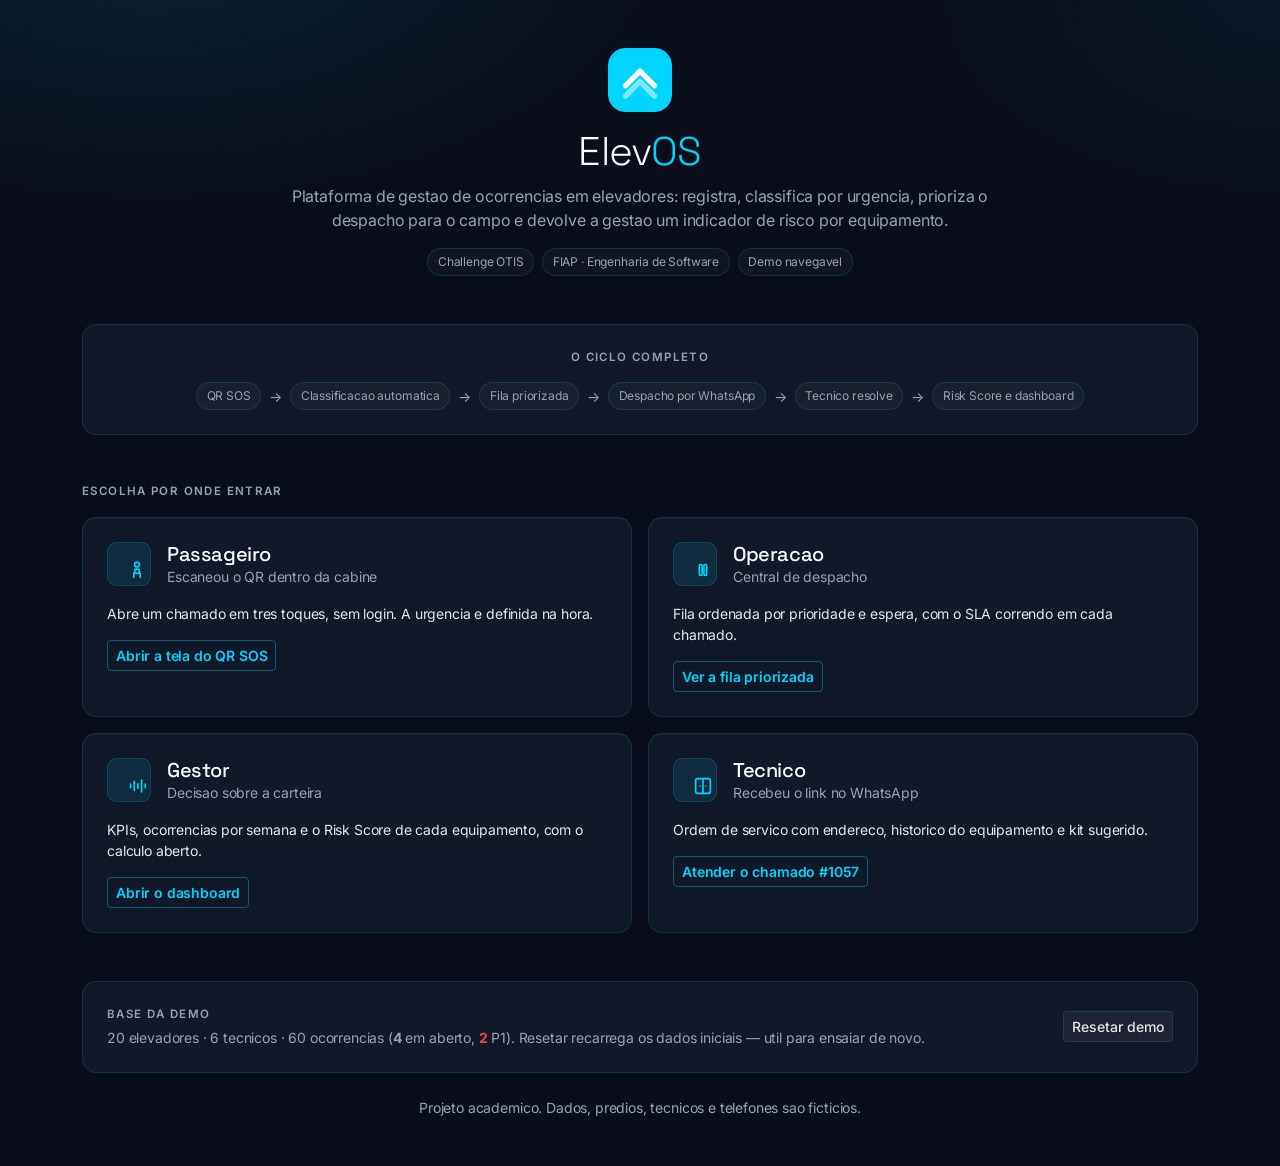
<file: index.html>
<!DOCTYPE html>
<html lang="pt-BR" data-bs-theme="dark">
<head>
  <meta charset="UTF-8">
  <meta name="viewport" content="width=device-width, initial-scale=1">
  <title>ElevOS — gestao de ocorrencias em elevadores</title>
  <link rel="preconnect" href="https://fonts.googleapis.com">
  <link rel="preconnect" href="https://fonts.gstatic.com" crossorigin>
  <link href="https://fonts.googleapis.com/css2?family=Space+Grotesk:wght@500;600;700&family=Inter:wght@400;500;600&family=JetBrains+Mono:wght@400;600;700&display=swap" rel="stylesheet">
  <link href="https://cdn.jsdelivr.net/npm/bootstrap@5.3.3/dist/css/bootstrap.min.css" rel="stylesheet">
  <link href="css/elevos.css" rel="stylesheet">
</head>
<body>

<main class="container py-5">

  <!-- cabecalho -->
  <div class="text-center mb-5">
    <div class="d-flex justify-content-center mb-3" id="logo"></div>
    <h1 class="display-6 mb-2">Elev<span class="marca-os">OS</span></h1>
    <p class="texto-fraco mb-3 col-12 col-md-8 mx-auto">
      Plataforma de gestao de ocorrencias em elevadores: registra, classifica por urgencia,
      prioriza o despacho para o campo e devolve a gestao um indicador de risco por equipamento.
    </p>
    <div class="d-flex justify-content-center flex-wrap gap-2">
      <span class="pill-info">Challenge OTIS</span>
      <span class="pill-info">FIAP &middot; Engenharia de Software</span>
      <span class="pill-info">Demo navegavel</span>
    </div>
  </div>

  <!-- fluxo -->
  <div class="painel p-3 p-md-4 mb-5">
    <p class="rotulo-secao text-center mb-3">O ciclo completo</p>
    <div class="d-flex flex-wrap justify-content-center align-items-center gap-2 small" id="fluxo"></div>
  </div>

  <!-- perfis -->
  <p class="rotulo-secao mb-3">Escolha por onde entrar</p>
  <div class="row g-3 mb-5" id="perfis"></div>

  <!-- estado atual da base -->
  <div class="painel p-3 p-md-4 mb-4">
    <div class="d-flex flex-wrap align-items-center justify-content-between gap-3">
      <div>
        <p class="rotulo-secao mb-1">Base da demo</p>
        <p class="small texto-fraco mb-0" id="estadoBase"></p>
      </div>
      <button class="btn btn-suave btn-sm" id="btnResetar">Resetar demo</button>
    </div>
  </div>

  <p class="text-center texto-fraco small mb-0">
    Projeto academico. Dados, predios, tecnicos e telefones sao ficticios.
  </p>

</main>

<script src="https://cdn.jsdelivr.net/npm/bootstrap@5.3.3/dist/js/bootstrap.bundle.min.js"></script>
<script src="js/regras.js"></script>
<script src="js/seed.js"></script>
<script src="js/store.js"></script>
<script src="js/ui.js"></script>
<script>
Store.init();
$("#logo").innerHTML = logoElevos(64);

if (Store.emMemoria()) {
  const aviso = document.createElement("div");
  aviso.className = "aviso-armazenamento text-center small py-2 px-3";
  aviso.textContent = "O navegador bloqueou o armazenamento local: os dados nao vao persistir entre as telas. Abra a demo por um servidor local ou pelo link do Vercel.";
  document.body.prepend(aviso);
}

/* --------------------------------------------------------------- fluxo -- */
const ETAPAS = ["QR SOS", "Classificacao automatica", "Fila priorizada", "Despacho por WhatsApp", "Tecnico resolve", "Risk Score e dashboard"];
$("#fluxo").innerHTML = ETAPAS
  .map((e, i) => `${i ? '<span class="texto-fraco">&rarr;</span>' : ""}<span class="pill-info">${e}</span>`)
  .join("");

/* -------------------------------------------------------------- perfis -- */
function urgenteEmAberto() {
  const abertas = ordenarFila(Store.ocorrencias().filter(emAberto));
  return abertas.length ? abertas[0] : null;
}

function renderPerfis() {
  const urgente = urgenteEmAberto();
  const perfis = [
    {
      titulo: "Passageiro",
      chamada: "Escaneou o QR dentro da cabine",
      detalhe: "Abre um chamado em tres toques, sem login. A urgencia e definida na hora.",
      href: "sos.html?codigo=ELV-D-1818",
      cta: "Abrir a tela do QR SOS",
      icone: iconeTipo("preso"),
    },
    {
      titulo: "Operacao",
      chamada: "Central de despacho",
      detalhe: "Fila ordenada por prioridade e espera, com o SLA correndo em cada chamado.",
      href: "ocorrencias.html",
      cta: "Ver a fila priorizada",
      icone: iconeTipo("parado"),
    },
    {
      titulo: "Gestor",
      chamada: "Decisao sobre a carteira",
      detalhe: "KPIs, ocorrencias por semana e o Risk Score de cada equipamento, com o calculo aberto.",
      href: "dashboard.html",
      cta: "Abrir o dashboard",
      icone: iconeTipo("ruido"),
    },
    {
      titulo: "Tecnico",
      chamada: "Recebeu o link no WhatsApp",
      detalhe: "Ordem de servico com endereco, historico do equipamento e kit sugerido.",
      href: urgente ? `tecnico.html?id=${urgente.id}` : "ocorrencias.html",
      cta: urgente ? `Atender o chamado #${urgente.id}` : "Ver a fila",
      icone: iconeTipo("porta"),
    },
  ];

  $("#perfis").innerHTML = perfis
    .map((p) => `
      <div class="col-12 col-md-6">
        <a class="card card-clicavel h-100 text-decoration-none" href="${p.href}">
          <div class="card-body p-4">
            <div class="d-flex align-items-center gap-3 mb-3">
              <span class="btn-sos icone d-grid" style="width:44px;height:44px;flex:0 0 44px;color:var(--elevos-accent);background:rgba(0,212,255,.10);border:1px solid var(--elevos-border);border-radius:.6rem;place-items:center">${p.icone}</span>
              <div>
                <h2 class="h5 mb-0">${p.titulo}</h2>
                <p class="small texto-fraco mb-0">${p.chamada}</p>
              </div>
            </div>
            <p class="small mb-3">${p.detalhe}</p>
            <span class="btn btn-outline-primary btn-sm">${p.cta}</span>
          </div>
        </a>
      </div>`)
    .join("");
}

/* --------------------------------------------------------- estado base -- */
function renderEstado() {
  const ocs = Store.ocorrencias();
  const abertas = ocs.filter(emAberto).length;
  const p1 = ocs.filter((o) => emAberto(o) && o.prioridade === "P1").length;
  $("#estadoBase").innerHTML =
    `${Store.elevadores().length} elevadores &middot; ${Store.tecnicos().length} tecnicos &middot; ${ocs.length} ocorrencias ` +
    `(<strong>${abertas}</strong> em aberto, <strong style="color:var(--elevos-vermelho)">${p1}</strong> P1). ` +
    `Resetar recarrega os dados iniciais — util para ensaiar de novo.`;
}

$("#btnResetar").addEventListener("click", () => {
  Store.resetar();
  renderPerfis();
  renderEstado();
});

renderPerfis();
renderEstado();
</script>
</body>
</html>
</file>
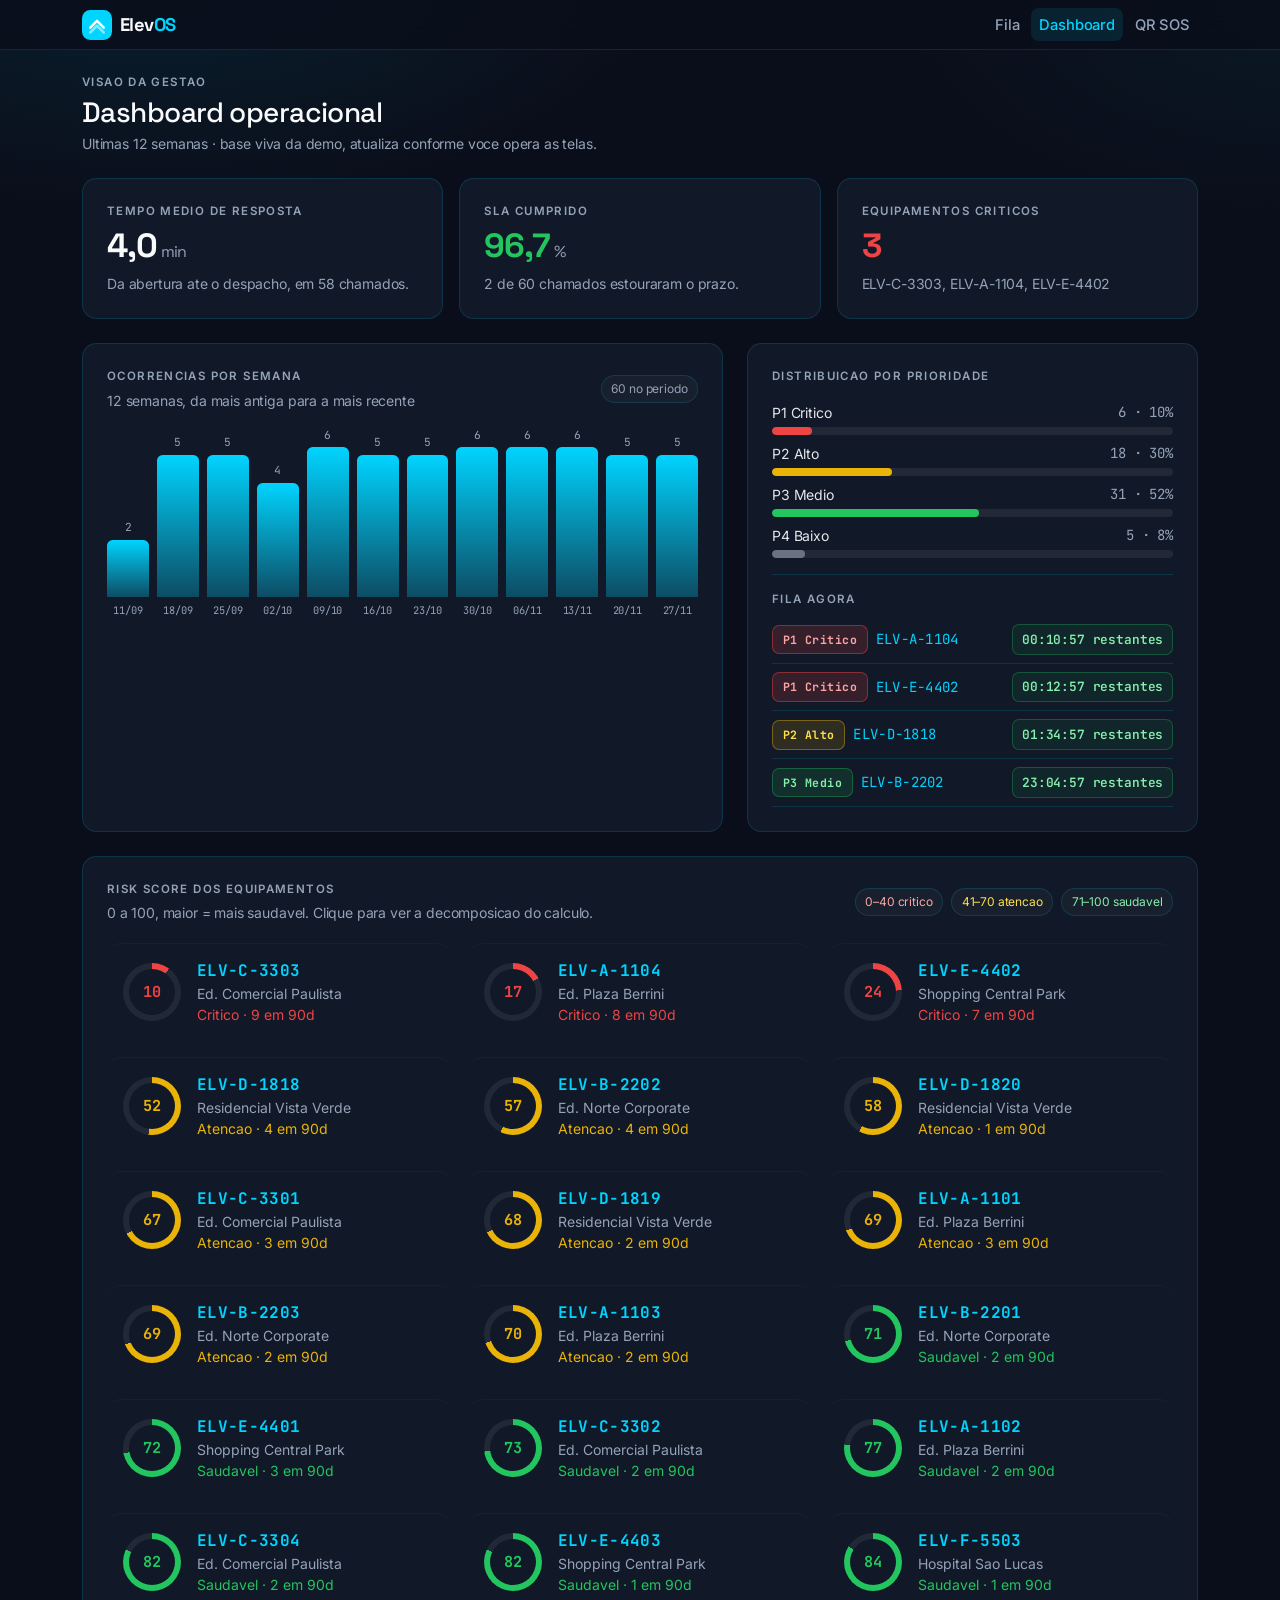
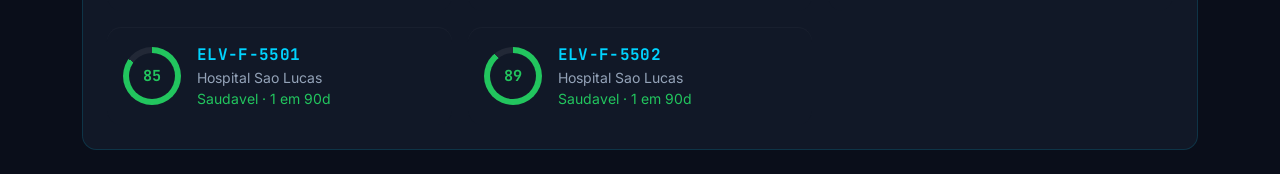
<file: dashboard.html>
<!DOCTYPE html>
<html lang="pt-BR" data-bs-theme="dark">
<head>
  <meta charset="UTF-8">
  <meta name="viewport" content="width=device-width, initial-scale=1">
  <title>Dashboard — ElevOS</title>
  <link rel="preconnect" href="https://fonts.googleapis.com">
  <link rel="preconnect" href="https://fonts.gstatic.com" crossorigin>
  <link href="https://fonts.googleapis.com/css2?family=Space+Grotesk:wght@500;600;700&family=Inter:wght@400;500;600&family=JetBrains+Mono:wght@400;600;700&display=swap" rel="stylesheet">
  <link href="https://cdn.jsdelivr.net/npm/bootstrap@5.3.3/dist/css/bootstrap.min.css" rel="stylesheet">
  <link href="css/elevos.css" rel="stylesheet">
</head>
<body>

<div id="navbar"></div>

<main class="container-xl py-4">

  <div class="mb-4">
    <p class="rotulo-secao mb-1">Visao da gestao</p>
    <h1 class="h3 mb-1">Dashboard operacional</h1>
    <p class="texto-fraco small mb-0">Ultimas 12 semanas &middot; base viva da demo, atualiza conforme voce opera as telas.</p>
  </div>

  <!-- KPIs -->
  <div class="row g-3 mb-4" id="kpis"></div>

  <div class="row g-4">
    <!-- grafico -->
    <div class="col-12 col-lg-7">
      <div class="painel p-3 p-md-4 h-100">
        <div class="d-flex align-items-center justify-content-between mb-3">
          <div>
            <p class="rotulo-secao mb-1">Ocorrencias por semana</p>
            <p class="texto-fraco small mb-0">12 semanas, da mais antiga para a mais recente</p>
          </div>
          <span class="pill-info" id="totalPeriodo"></span>
        </div>
        <div class="grafico-barras" id="grafico"></div>
        <div class="grafico-legenda d-none d-md-flex" id="graficoLegenda"></div>
      </div>
    </div>

    <!-- distribuicao por prioridade -->
    <div class="col-12 col-lg-5">
      <div class="painel p-3 p-md-4 h-100">
        <p class="rotulo-secao mb-3">Distribuicao por prioridade</p>
        <div id="distribuicao"></div>
        <hr class="divisor my-3">
        <p class="rotulo-secao mb-2">Fila agora</p>
        <div id="filaAgora" class="small"></div>
      </div>
    </div>
  </div>

  <!-- ranking risk score -->
  <div class="painel p-3 p-md-4 mt-4">
    <div class="d-flex flex-wrap align-items-center justify-content-between gap-2 mb-1">
      <div>
        <p class="rotulo-secao mb-1">Risk Score dos equipamentos</p>
        <p class="texto-fraco small mb-0">0 a 100, maior = mais saudavel. Clique para ver a decomposicao do calculo.</p>
      </div>
      <div class="d-flex gap-2">
        <span class="pill-info" style="color:#FCA5A5">0–40 critico</span>
        <span class="pill-info" style="color:#FDE047">41–70 atencao</span>
        <span class="pill-info" style="color:#86EFAC">71–100 saudavel</span>
      </div>
    </div>
    <div class="row g-3 mt-1" id="ranking"></div>
  </div>

</main>

<!-- modal de decomposicao -->
<div class="modal" id="modalScore" tabindex="-1" aria-hidden="true">
  <div class="modal-dialog modal-dialog-centered modal-lg">
    <div class="modal-content">
      <div class="modal-header">
        <h5 class="modal-title" id="modalScoreTitulo">Decomposicao do Risk Score</h5>
        <button type="button" class="btn-close" data-bs-dismiss="modal" aria-label="Fechar"></button>
      </div>
      <div class="modal-body" id="modalScoreCorpo"></div>
      <div class="modal-footer">
        <a class="btn btn-suave btn-sm" id="linkOcorrenciasElev" href="ocorrencias.html">Ver ocorrencias do predio</a>
        <button class="btn btn-primary btn-sm" data-bs-dismiss="modal">Fechar</button>
      </div>
    </div>
  </div>
</div>

<script src="https://cdn.jsdelivr.net/npm/bootstrap@5.3.3/dist/js/bootstrap.bundle.min.js"></script>
<script src="js/regras.js"></script>
<script src="js/seed.js"></script>
<script src="js/store.js"></script>
<script src="js/ui.js"></script>
<script>
Store.init();
renderizarCasca("dashboard");

const DIA = 24 * 60 * 60 * 1000;

function riscos() {
  const ocs = Store.ocorrencias();
  return Store.elevadores()
    .map((e) => ({ elevador: e, risco: calcularRiskScore(e, ocs.filter((o) => o.elevadorId === e.id)) }))
    .sort((a, b) => a.risco.score - b.risco.score);
}

/* ------------------------------------------------------------------ KPIs */
function renderKpis() {
  const ocs = Store.ocorrencias();

  const despachadas = ocs.filter((o) => o.despachadoEm);
  const respostaMedia = despachadas.length
    ? despachadas.reduce((s, o) => s + (new Date(o.despachadoEm) - new Date(o.criadoEm)) / 60000, 0) / despachadas.length
    : 0;

  const cumpridas = ocs.filter((o) => estadoSla(o).cumprido).length;
  const taxaSla = ocs.length ? (cumpridas / ocs.length) * 100 : 100;
  const criticos = riscos().filter((r) => r.risco.faixa === "critico");

  const cartao = (valor, unidade, rotulo, detalhe, cor) => `
    <div class="col-12 col-md-4">
      <div class="painel p-3 p-md-4 h-100">
        <p class="rotulo-secao mb-2">${rotulo}</p>
        <div class="kpi-valor" ${cor ? `style="color:${cor}"` : ""}>${valor}<span class="fs-6 fw-normal texto-fraco ms-1">${unidade}</span></div>
        <p class="texto-fraco small mb-0 mt-2">${detalhe}</p>
      </div>
    </div>`;

  $("#kpis").innerHTML =
    cartao(respostaMedia.toFixed(1).replace(".", ","), "min", "Tempo medio de resposta", `Da abertura ate o despacho, em ${despachadas.length} chamados.`) +
    cartao(taxaSla.toFixed(1).replace(".", ","), "%", "SLA cumprido", `${ocs.length - cumpridas} de ${ocs.length} chamados estouraram o prazo.`, taxaSla >= 95 ? "var(--elevos-verde)" : "var(--elevos-amarelo)") +
    cartao(criticos.length, "", "Equipamentos criticos", criticos.length ? criticos.map((c) => c.elevador.codigo).join(", ") : "Nenhum equipamento na faixa critica.", criticos.length ? "var(--elevos-vermelho)" : "var(--elevos-verde)");
}

/* ------------------------------------------- grafico de barras (CSS puro) */
function renderGrafico() {
  const agora = Date.now();
  const semanas = [];
  for (let i = 11; i >= 0; i--) {
    const inicio = agora - (i + 1) * 7 * DIA;
    const fim = agora - i * 7 * DIA;
    const qtd = Store.ocorrencias().filter((o) => {
      const t = new Date(o.criadoEm).getTime();
      return t >= inicio && t < fim;
    }).length;
    semanas.push({ qtd, rotulo: new Date(inicio).toLocaleDateString("pt-BR", { day: "2-digit", month: "2-digit" }) });
  }

  const maximo = Math.max(...semanas.map((s) => s.qtd), 1);

  $("#grafico").innerHTML = semanas
    .map((s) => `<div class="coluna" title="${s.qtd} ocorrencia(s) na semana de ${s.rotulo}">
        <div class="valor">${s.qtd}</div>
        <div class="barra" style="height:${(s.qtd / maximo) * 100}%"></div>
      </div>`)
    .join("");

  $("#graficoLegenda").innerHTML = semanas.map((s) => `<span>${s.rotulo}</span>`).join("");
  $("#totalPeriodo").textContent = `${semanas.reduce((a, s) => a + s.qtd, 0)} no periodo`;
}

/* ------------------------------------------------ distribuicao e fila --- */
function renderDistribuicao() {
  const ocs = Store.ocorrencias();
  const cores = { P1: "var(--elevos-vermelho)", P2: "var(--elevos-amarelo)", P3: "var(--elevos-verde)", P4: "var(--elevos-cinza)" };

  $("#distribuicao").innerHTML = ["P1", "P2", "P3", "P4"]
    .map((p) => {
      const qtd = ocs.filter((o) => o.prioridade === p).length;
      const pct = ocs.length ? (qtd / ocs.length) * 100 : 0;
      return `<div class="mb-2">
        <div class="d-flex justify-content-between small mb-1">
          <span>${PRIORIDADES[p].rotulo}</span>
          <span class="fonte-mono texto-fraco">${qtd} &middot; ${pct.toFixed(0)}%</span>
        </div>
        <div class="barra-fator"><div style="width:${pct}%;background:${cores[p]}"></div></div>
      </div>`;
    })
    .join("");

  const abertas = ordenarFila(ocs.filter(emAberto));
  $("#filaAgora").innerHTML = abertas.length
    ? abertas.slice(0, 4).map((o) => {
        const sla = estadoSla(o);
        return `<a href="ocorrencia.html?id=${o.id}" class="d-flex align-items-center gap-2 py-2 text-decoration-none border-bottom" style="border-color:var(--elevos-border)!important">
          ${badgePrioridade(o.prioridade)}
          <span class="codigo-elevador">${esc(Store.elevador(o.elevadorId).codigo)}</span>
          <span class="sla ${sla.classe} ms-auto">${sla.texto}</span>
        </a>`;
      }).join("")
    : `<p class="texto-fraco mb-0">Nenhuma ocorrencia em aberto.</p>`;
}

/* ------------------------------------------------------------- ranking -- */
function renderRanking() {
  $("#ranking").innerHTML = riscos()
    .map(({ elevador, risco }) => `
      <div class="col-12 col-md-6 col-xl-4">
        <button type="button" class="card card-clicavel w-100 text-start border-0 p-0" data-elev="${elevador.id}">
          <div class="card-body d-flex align-items-center gap-3 p-3">
            <div class="anel-risco" style="--pct:${risco.score};--cor:${risco.cor}"><span>${risco.score}</span></div>
            <div class="flex-fill min-w-0">
              <div class="codigo-elevador fw-bold">${esc(elevador.codigo)}</div>
              <div class="small texto-fraco text-truncate">${esc(elevador.predio)}</div>
              <div class="small" style="color:${risco.cor}">${risco.rotuloFaixa} &middot; ${risco.qtdOcorrencias} em 90d</div>
            </div>
          </div>
        </button>
      </div>`)
    .join("");

  $$("#ranking [data-elev]").forEach((btn) =>
    btn.addEventListener("click", () => abrirDecomposicao(Number(btn.dataset.elev)))
  );
}

/* --------------------------------------------- modal de decomposicao ---- */
function abrirDecomposicao(elevadorId) {
  const elevador = Store.elevador(elevadorId);
  const risco = calcularRiskScore(elevador, Store.historicoDoElevador(elevadorId));

  $("#modalScoreTitulo").innerHTML = `${esc(elevador.codigo)} <span class="fs-6 fw-normal texto-fraco">&middot; ${esc(elevador.predio)}</span>`;
  $("#linkOcorrenciasElev").href = `ocorrencias.html?predio=${encodeURIComponent(elevador.predio)}`;

  const linhas = risco.fatores
    .map((f) => `
      <div class="mb-3">
        <div class="d-flex justify-content-between align-items-baseline small mb-1">
          <span>${f.nome} <span class="pill-info ms-1">peso ${(f.peso * 100).toFixed(0)}%</span></span>
          <span class="fonte-mono">${f.valor.toFixed(0)}/100</span>
        </div>
        <div class="barra-fator mb-1"><div style="width:${f.valor}%;background:${faixaCor(f.valor)}"></div></div>
        <div class="d-flex justify-content-between small texto-fraco">
          <span>${f.detalhe}</span>
          <span class="fonte-mono">contribui ${f.contribuicao.toFixed(1)} pt</span>
        </div>
      </div>`)
    .join("");

  $("#modalScoreCorpo").innerHTML = `
    <div class="d-flex align-items-center gap-3 mb-4">
      <div class="anel-risco" style="--pct:${risco.score};--cor:${risco.cor};width:78px;height:78px;flex:0 0 78px">
        <span style="font-size:1.3rem">${risco.score}</span>
      </div>
      <div>
        <div class="h5 mb-1" style="color:${risco.cor}">${risco.rotuloFaixa}</div>
        <div class="small texto-fraco">
          Instalado em ${fmtData(elevador.dataInstalacao)} &middot; ${elevador.andares} andares<br>
          Ultima preventiva ha ${risco.diasManutencao} dias
        </div>
      </div>
    </div>
    <p class="rotulo-secao mb-3">Os cinco fatores e seus pesos</p>
    ${linhas}
    <hr class="divisor my-3">
    <p class="small texto-fraco mb-0">
      Score = soma das contribuicoes = <span class="fonte-mono">${risco.fatores.map((f) => f.contribuicao.toFixed(1)).join(" + ")} = ${risco.score}</span>.
      Nada aqui e estimado por IA: cada fator sai direto do historico registrado.
    </p>`;

  new bootstrap.Modal($("#modalScore")).show();
}

const faixaCor = (v) => (v <= 40 ? "var(--elevos-vermelho)" : v <= 70 ? "var(--elevos-amarelo)" : "var(--elevos-verde)");

/* -------------------------------------------------------------- render -- */
renderKpis();
renderGrafico();
renderDistribuicao();
renderRanking();
setInterval(renderDistribuicao, 1000);
</script>
</body>
</html>
</file>
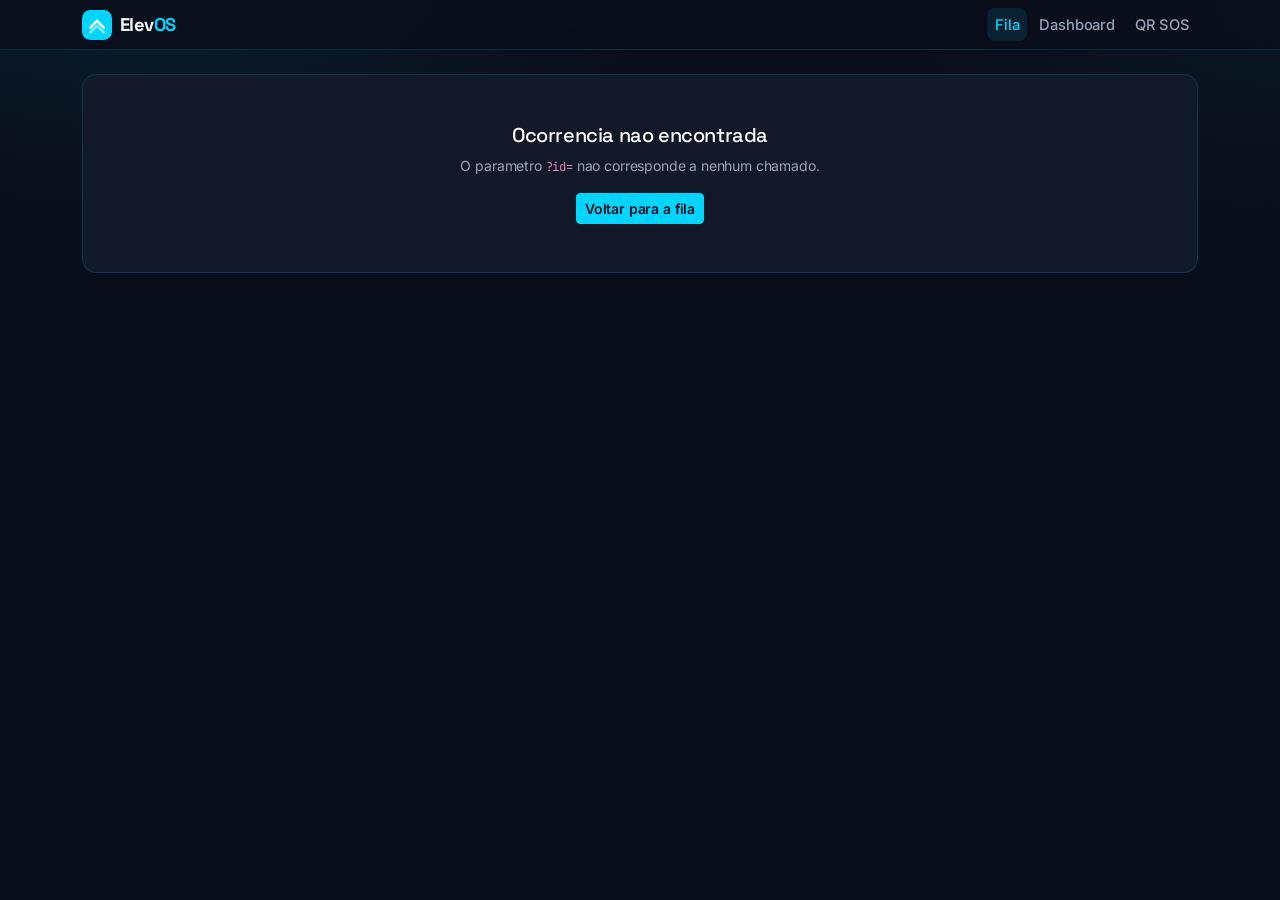
<file: ocorrencia.html>
<!DOCTYPE html>
<html lang="pt-BR" data-bs-theme="dark">
<head>
  <meta charset="UTF-8">
  <meta name="viewport" content="width=device-width, initial-scale=1">
  <title>Ocorrencia — ElevOS</title>
  <link rel="preconnect" href="https://fonts.googleapis.com">
  <link rel="preconnect" href="https://fonts.gstatic.com" crossorigin>
  <link href="https://fonts.googleapis.com/css2?family=Space+Grotesk:wght@500;600;700&family=Inter:wght@400;500;600&family=JetBrains+Mono:wght@400;600;700&display=swap" rel="stylesheet">
  <link href="https://cdn.jsdelivr.net/npm/bootstrap@5.3.3/dist/css/bootstrap.min.css" rel="stylesheet">
  <link href="css/elevos.css" rel="stylesheet">
</head>
<body>

<div id="navbar"></div>
<main class="container-xl py-4" id="conteudo"></main>

<!-- modal: prévia da mensagem de despacho -->
<div class="modal" id="modalWhats" tabindex="-1" aria-hidden="true">
  <div class="modal-dialog modal-dialog-centered">
    <div class="modal-content">
      <div class="modal-header">
        <h5 class="modal-title">Mensagem de despacho</h5>
        <button type="button" class="btn-close" data-bs-dismiss="modal" aria-label="Fechar"></button>
      </div>
      <div class="modal-body">
        <p class="small texto-fraco">Gerada pela regra de despacho a partir da ocorrencia, do historico do equipamento e do kit sugerido. Vai por deep link <code>wa.me</code>, sem API paga.</p>
        <pre class="painel p-3 small mb-0" style="white-space:pre-wrap" id="previaWhats"></pre>
      </div>
      <div class="modal-footer">
        <button class="btn btn-suave" data-bs-dismiss="modal">Fechar</button>
        <a class="btn btn-primary" id="abrirWhats" target="_blank" rel="noopener">Abrir no WhatsApp</a>
      </div>
    </div>
  </div>
</div>

<script src="https://cdn.jsdelivr.net/npm/bootstrap@5.3.3/dist/js/bootstrap.bundle.min.js"></script>
<script src="js/regras.js"></script>
<script src="js/seed.js"></script>
<script src="js/store.js"></script>
<script src="js/ui.js"></script>
<script>
Store.init();
renderizarCasca("ocorrencias");

const idOcorrencia = Number(param("id"));
let oc = Store.ocorrencia(idOcorrencia);

if (!oc) {
  $("#conteudo").innerHTML = `<div class="painel p-5 text-center">
    <h1 class="h5 mb-2">Ocorrencia nao encontrada</h1>
    <p class="texto-fraco small">O parametro <code>?id=</code> nao corresponde a nenhum chamado.</p>
    <a class="btn btn-primary btn-sm" href="ocorrencias.html">Voltar para a fila</a>
  </div>`;
} else {
  render();
  setInterval(atualizarSla, 1000);
}

function render() {
  oc = Store.ocorrencia(idOcorrencia);
  const elev = Store.elevador(oc.elevadorId);
  const historico = Store.historicoDoElevador(elev.id, oc.id);
  const risco = calcularRiskScore(elev, Store.historicoDoElevador(elev.id));
  const tecAtual = oc.tecnicoId ? Store.tecnico(oc.tecnicoId) : null;
  const sla = estadoSla(oc);

  // ja atribuido? mantem. senao, sugere o especialista disponivel para o tipo.
  const sugerido = Store.tecnicos().find((t) => t.disponivel && recomendado(t, oc.tipo));
  const idSelecionado = tecAtual ? tecAtual.id : sugerido ? sugerido.id : null;

  const opcoesTecnico = Store.tecnicos()
    .map((t) => {
      const rec = recomendado(t, oc.tipo) ? " — recomendado" : "";
      const ind = t.disponivel ? "" : " (indisponivel)";
      const sel = idSelecionado === t.id ? "selected" : "";
      return `<option value="${t.id}" ${t.disponivel ? "" : "disabled"} ${sel}>${esc(t.nome)} · ${esc(t.especialidade)}${rec}${ind}</option>`;
    })
    .join("");

  const linhasHistorico = historico.length
    ? historico.slice(0, 6).map((h) => `<div class="d-flex flex-wrap align-items-center gap-2 py-2 border-bottom" style="border-color:var(--elevos-border)!important">
        ${badgePrioridade(h.prioridade)}
        <span class="small">${esc(rotuloTipo(h.tipo))}</span>
        <span class="small texto-fraco ms-auto">${fmtData(h.criadoEm)}</span>
        ${badgeStatus(h.status)}
      </div>`).join("")
    : `<p class="small texto-fraco mb-0">Nenhuma outra ocorrencia registrada neste equipamento.</p>`;

  $("#conteudo").innerHTML = `
  <a href="ocorrencias.html" class="small text-decoration-none">&larr; Voltar para a fila</a>

  <div class="d-flex flex-wrap align-items-center gap-2 mt-3 mb-4">
    ${badgePrioridade(oc.prioridade)}
    <h1 class="h3 mb-0">Chamado #${oc.id}</h1>
    ${badgeStatus(oc.status)}
    <span class="sla ${sla.classe}" id="slaTopo">${sla.texto}</span>
  </div>

  <div class="row g-4">
    <!-- coluna principal -->
    <div class="col-12 col-lg-7">

      <!-- por que essa prioridade -->
      <div class="painel p-3 p-md-4 mb-4">
        <p class="rotulo-secao mb-2">Por que essa prioridade</p>
        <p class="mb-2">${esc(oc.motivoPrioridade)}</p>
        <div class="d-flex flex-wrap gap-2">
          <span class="pill-info">Regra deterministica, sem IA</span>
          <span class="pill-info">SLA ${formatarDuracao(oc.slaMinutos)}</span>
          <span class="pill-info">Origem: ${esc(rotuloOrigem(oc.origem))}</span>
        </div>
      </div>

      <!-- dados -->
      <div class="painel p-3 p-md-4 mb-4">
        <p class="rotulo-secao mb-3">Ocorrencia</p>
        <div class="row g-3 small">
          <div class="col-6"><span class="texto-fraco d-block">Equipamento</span><span class="codigo-elevador fw-bold">${esc(elev.codigo)}</span></div>
          <div class="col-6"><span class="texto-fraco d-block">Tipo</span>${esc(rotuloTipo(oc.tipo))}</div>
          <div class="col-6"><span class="texto-fraco d-block">Predio</span>${esc(elev.predio)}</div>
          <div class="col-6"><span class="texto-fraco d-block">Andares</span>${elev.andares}</div>
          <div class="col-12"><span class="texto-fraco d-block">Endereco</span>${esc(elev.endereco)}</div>
          <div class="col-6"><span class="texto-fraco d-block">Abertura</span>${fmtDataHora(oc.criadoEm)} (${tempoRelativo(oc.criadoEm)})</div>
          <div class="col-6"><span class="texto-fraco d-block">Pessoas presas</span>${oc.pessoasPresas || "nenhuma"}</div>
          ${oc.telefoneContato ? `<div class="col-6"><span class="texto-fraco d-block">Contato</span>${esc(oc.telefoneContato)}</div>` : ""}
          ${oc.despachadoEm ? `<div class="col-6"><span class="texto-fraco d-block">Despachado</span>${fmtDataHora(oc.despachadoEm)}</div>` : ""}
          ${oc.resolvidoEm ? `<div class="col-6"><span class="texto-fraco d-block">Resolvido</span>${fmtDataHora(oc.resolvidoEm)}</div>` : ""}
          <div class="col-12"><span class="texto-fraco d-block">Relato</span>${esc(oc.descricao) || "—"}</div>
          ${oc.laudo ? `<div class="col-12"><span class="texto-fraco d-block">Laudo tecnico</span>${esc(oc.laudo)}</div>` : ""}
        </div>
      </div>

      <!-- historico do equipamento -->
      <div class="painel p-3 p-md-4">
        <div class="d-flex align-items-center justify-content-between mb-2">
          <p class="rotulo-secao mb-0">Historico de ${esc(elev.codigo)}</p>
          <span class="pill-info">${historico.length} registro(s)</span>
        </div>
        ${linhasHistorico}
      </div>
    </div>

    <!-- coluna de acao -->
    <div class="col-12 col-lg-5">

      <div class="painel p-3 p-md-4 mb-4">
        <p class="rotulo-secao mb-3">Despacho</p>
        <label class="form-label small" for="selTecnico">Tecnico</label>
        <select class="form-select mb-3" id="selTecnico" ${oc.status === "resolvida" ? "disabled" : ""}>${opcoesTecnico}</select>

        <div class="d-grid gap-2">
          <button class="btn btn-primary" id="btnWhats" ${oc.status === "resolvida" ? "disabled" : ""}>
            ${oc.despachadoEm ? "Reenviar via WhatsApp" : "Enviar via WhatsApp"}
          </button>
          <div class="d-flex gap-2">
            <button class="btn btn-suave flex-fill" id="btnAtendimento"
              ${oc.status === "em_atendimento" || oc.status === "resolvida" ? "disabled" : ""}>Em atendimento</button>
            <button class="btn btn-suave flex-fill" id="btnResolver" ${oc.status === "resolvida" ? "disabled" : ""}>Resolvido</button>
          </div>
          ${oc.status !== "resolvida" ? `<a class="btn btn-outline-primary btn-sm" href="tecnico.html?id=${oc.id}">Abrir a visao do tecnico</a>` : ""}
        </div>
        ${tecAtual ? `<p class="small texto-fraco mt-3 mb-0">Atribuido a <strong>${esc(tecAtual.nome)}</strong> · ${esc(tecAtual.telefone)}</p>` : ""}
      </div>

      <div class="painel p-3 p-md-4 mb-4">
        <p class="rotulo-secao mb-3">Kit sugerido</p>
        <ul class="small mb-0 ps-3">${kitSugerido(oc.tipo).map((k) => `<li>${esc(k)}</li>`).join("")}</ul>
      </div>

      <div class="painel p-3 p-md-4">
        <p class="rotulo-secao mb-3">Saude do equipamento</p>
        <div class="d-flex align-items-center gap-3">
          <div class="anel-risco" style="--pct:${risco.score};--cor:${risco.cor}"><span>${risco.score}</span></div>
          <div class="small">
            <div class="fw-semibold" style="color:${risco.cor}">${risco.rotuloFaixa}</div>
            <div class="texto-fraco">${risco.qtdOcorrencias} ocorrencia(s) em 90 dias</div>
            <div class="texto-fraco">${risco.diasManutencao} dias desde a preventiva</div>
          </div>
        </div>
        <a class="btn btn-suave btn-sm w-100 mt-3" href="dashboard.html">Ver no dashboard</a>
      </div>
    </div>
  </div>`;

  ligarEventos();
}

/** Tecnico cuja especialidade combina com o tipo da ocorrencia. */
function recomendado(tecnico, tipo) {
  const mapa = {
    preso: "Resgate",
    parado: "Comando",
    porta: "Portas",
    ruido: "Tracao",
    outro: "Manutencao",
  };
  return tecnico.especialidade.startsWith(mapa[tipo] || "");
}

function atualizarSla() {
  const el = document.getElementById("slaTopo");
  if (!el) return;
  const sla = estadoSla(Store.ocorrencia(idOcorrencia));
  el.textContent = sla.texto;
  el.className = `sla ${sla.classe}`;
}

function ligarEventos() {
  const btnWhats = $("#btnWhats");
  if (btnWhats) btnWhats.addEventListener("click", despachar);

  const btnAtend = $("#btnAtendimento");
  if (btnAtend) btnAtend.addEventListener("click", () => { Store.registrarChegada(idOcorrencia); render(); });

  const btnResolver = $("#btnResolver");
  if (btnResolver) btnResolver.addEventListener("click", () => {
    Store.resolver(idOcorrencia, "Atendimento concluido pela operacao.");
    render();
  });
}

function despachar() {
  const tecnicoId = Number($("#selTecnico").value);
  Store.despachar(idOcorrencia, tecnicoId);

  const atual = Store.ocorrencia(idOcorrencia);
  const elev = Store.elevador(atual.elevadorId);
  const tec = Store.tecnico(tecnicoId);
  const historico = Store.historicoDoElevador(elev.id, atual.id);
  const mensagem = montarMensagemWhats(atual, elev, historico, linkTecnico(atual.id));

  $("#previaWhats").textContent = mensagem;
  const numero = "55" + tec.telefone.replace(/\D/g, "");
  $("#abrirWhats").href = `https://wa.me/${numero}?text=${encodeURIComponent(mensagem)}`;

  new bootstrap.Modal($("#modalWhats")).show();
  render();
}
</script>
</body>
</html>
</file>
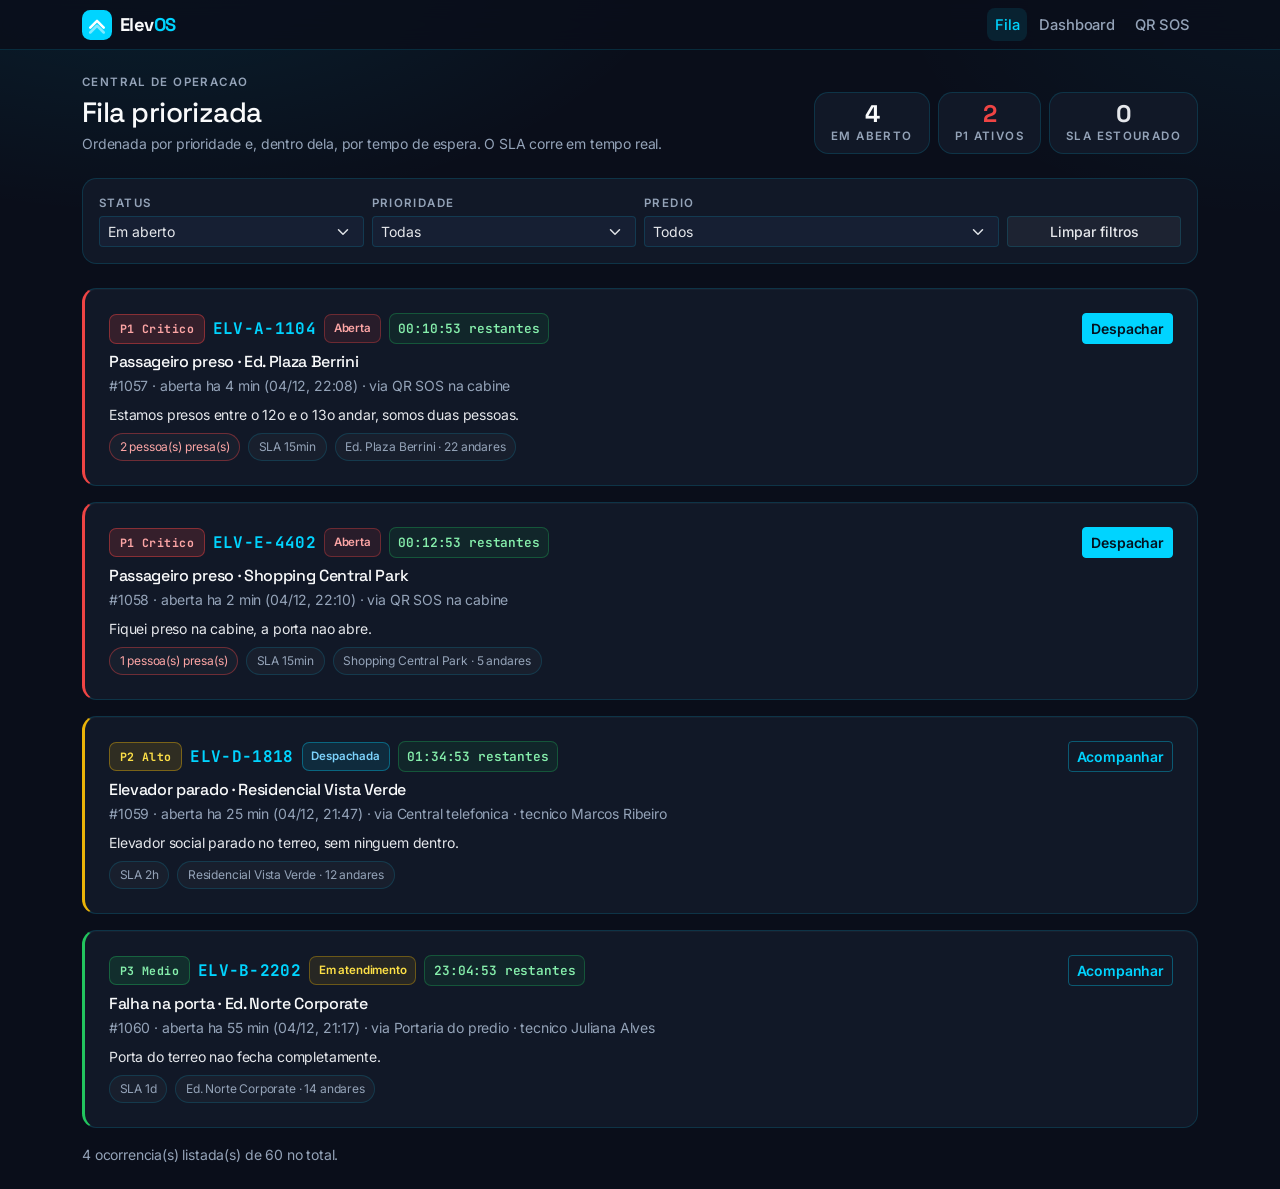
<file: ocorrencias.html>
<!DOCTYPE html>
<html lang="pt-BR" data-bs-theme="dark">
<head>
  <meta charset="UTF-8">
  <meta name="viewport" content="width=device-width, initial-scale=1">
  <title>Fila de ocorrencias — ElevOS</title>
  <link rel="preconnect" href="https://fonts.googleapis.com">
  <link rel="preconnect" href="https://fonts.gstatic.com" crossorigin>
  <link href="https://fonts.googleapis.com/css2?family=Space+Grotesk:wght@500;600;700&family=Inter:wght@400;500;600&family=JetBrains+Mono:wght@400;600;700&display=swap" rel="stylesheet">
  <link href="https://cdn.jsdelivr.net/npm/bootstrap@5.3.3/dist/css/bootstrap.min.css" rel="stylesheet">
  <link href="css/elevos.css" rel="stylesheet">
</head>
<body>

<div id="navbar"></div>

<main class="container-xl py-4">

  <!-- cabecalho -->
  <div class="d-flex flex-wrap align-items-end justify-content-between gap-3 mb-4">
    <div>
      <p class="rotulo-secao mb-1">Central de operacao</p>
      <h1 class="h3 mb-1">Fila priorizada</h1>
      <p class="texto-fraco small mb-0">
        Ordenada por prioridade e, dentro dela, por tempo de espera. O SLA corre em tempo real.
      </p>
    </div>
    <div class="d-flex gap-2" id="resumo"></div>
  </div>

  <!-- filtros -->
  <div class="painel p-3 mb-4">
    <div class="row g-2 align-items-end">
      <div class="col-6 col-lg-3">
        <label class="rotulo-secao d-block mb-1" for="fStatus">Status</label>
        <select class="form-select form-select-sm" id="fStatus">
          <option value="abertas" selected>Em aberto</option>
          <option value="todas">Todas</option>
          <option value="aberta">Aberta</option>
          <option value="despachada">Despachada</option>
          <option value="em_atendimento">Em atendimento</option>
          <option value="resolvida">Resolvida</option>
        </select>
      </div>
      <div class="col-6 col-lg-3">
        <label class="rotulo-secao d-block mb-1" for="fPrioridade">Prioridade</label>
        <select class="form-select form-select-sm" id="fPrioridade">
          <option value="">Todas</option>
          <option value="P1">P1 Critico</option>
          <option value="P2">P2 Alto</option>
          <option value="P3">P3 Medio</option>
          <option value="P4">P4 Baixo</option>
        </select>
      </div>
      <div class="col-12 col-lg-4">
        <label class="rotulo-secao d-block mb-1" for="fPredio">Predio</label>
        <select class="form-select form-select-sm" id="fPredio"><option value="">Todos</option></select>
      </div>
      <div class="col-12 col-lg-2 d-grid">
        <button class="btn btn-suave btn-sm" id="btnLimpar" type="button">Limpar filtros</button>
      </div>
    </div>
  </div>

  <!-- lista -->
  <div id="lista" class="d-flex flex-column gap-3"></div>
  <p class="texto-fraco small mt-3 mb-0" id="rodapeContagem"></p>

</main>

<script src="https://cdn.jsdelivr.net/npm/bootstrap@5.3.3/dist/js/bootstrap.bundle.min.js"></script>
<script src="js/regras.js"></script>
<script src="js/seed.js"></script>
<script src="js/store.js"></script>
<script src="js/ui.js"></script>
<script>
Store.init();
renderizarCasca("ocorrencias");

const filtros = { status: "abertas", prioridade: "", predio: "" };

/* ---------- opcoes de predio ---------- */
Store.predios().forEach((p) => {
  const opt = document.createElement("option");
  opt.value = p;
  opt.textContent = p;
  $("#fPredio").appendChild(opt);
});

/* ---------- filtros vindos por query param (links do dashboard) ---------- */
if (param("predio")) {
  filtros.predio = param("predio");
  filtros.status = "todas";
  $("#fPredio").value = filtros.predio;
  $("#fStatus").value = "todas";
}
if (param("prioridade")) {
  filtros.prioridade = param("prioridade");
  $("#fPrioridade").value = filtros.prioridade;
}

/* ---------- selecao filtrada ---------- */
function selecionar() {
  const elevPorId = {};
  Store.elevadores().forEach((e) => (elevPorId[e.id] = e));

  const filtradas = Store.ocorrencias().filter((o) => {
    const elev = elevPorId[o.elevadorId];
    if (filtros.status === "abertas" ? o.status === "resolvida" : filtros.status !== "todas" && o.status !== filtros.status) return false;
    if (filtros.prioridade && o.prioridade !== filtros.prioridade) return false;
    if (filtros.predio && elev.predio !== filtros.predio) return false;
    return true;
  });

  // resolvidas nao tem urgencia: listadas da mais recente para a mais antiga
  if (filtros.status === "resolvida") {
    return filtradas.sort((a, b) => new Date(b.resolvidoEm || b.criadoEm) - new Date(a.resolvidoEm || a.criadoEm));
  }
  return ordenarFila(filtradas);
}

/* ---------- card ---------- */
function cardOcorrencia(o) {
  const elev = Store.elevador(o.elevadorId);
  const tec = o.tecnicoId ? Store.tecnico(o.tecnicoId) : null;
  const classe = (PRIORIDADES[o.prioridade] || PRIORIDADES.P4).classe;
  const sla = estadoSla(o);

  const presas = o.pessoasPresas > 0
    ? `<span class="pill-info" style="color:#FCA5A5;border-color:rgba(239,68,68,.4)">${o.pessoasPresas} pessoa(s) presa(s)</span>`
    : "";

  const acao = o.status === "resolvida"
    ? `<a class="btn btn-suave btn-sm" href="ocorrencia.html?id=${o.id}">Ver detalhe</a>`
    : o.status === "aberta"
      ? `<a class="btn btn-primary btn-sm" href="ocorrencia.html?id=${o.id}">Despachar</a>`
      : `<a class="btn btn-outline-primary btn-sm" href="ocorrencia.html?id=${o.id}">Acompanhar</a>`;

  return `<article class="card card-clicavel faixa-prio ${classe}">
    <div class="card-body p-3 p-md-4">
      <div class="row g-3 align-items-start">
        <div class="col-12 col-lg-8">
          <div class="d-flex flex-wrap align-items-center gap-2 mb-2">
            ${badgePrioridade(o.prioridade)}
            <span class="codigo-elevador fw-bold">${esc(elev.codigo)}</span>
            ${badgeStatus(o.status)}
            <span class="sla ${sla.classe}" data-sla="${o.id}">${sla.texto}</span>
          </div>
          <h2 class="h6 mb-1">${esc(rotuloTipo(o.tipo))} &middot; ${esc(elev.predio)}</h2>
          <p class="small texto-fraco mb-2">
            #${o.id} &middot; aberta ${tempoRelativo(o.criadoEm)} (${fmtDataHora(o.criadoEm)}) &middot; via ${esc(rotuloOrigem(o.origem))}
            ${tec ? ` &middot; tecnico ${esc(tec.nome)}` : ""}
          </p>
          <p class="small mb-2">${esc(o.descricao) || '<span class="texto-fraco">Sem descricao informada.</span>'}</p>
          <div class="d-flex flex-wrap gap-2">
            ${presas}
            <span class="pill-info">SLA ${formatarDuracao(o.slaMinutos)}</span>
            <span class="pill-info">${esc(elev.predio)} &middot; ${elev.andares} andares</span>
          </div>
        </div>
        <div class="col-12 col-lg-4 d-flex flex-lg-column align-items-lg-end gap-2">
          ${acao}
        </div>
      </div>
    </div>
  </article>`;
}

/* ---------- render ---------- */
function render() {
  const lista = selecionar();
  $("#lista").innerHTML = lista.length
    ? lista.map(cardOcorrencia).join("")
    : `<div class="painel p-5 text-center texto-fraco">Nenhuma ocorrencia com esses filtros.</div>`;
  $("#rodapeContagem").textContent = `${lista.length} ocorrencia(s) listada(s) de ${Store.ocorrencias().length} no total.`;
  renderResumo();
}

function renderResumo() {
  const abertas = Store.ocorrencias().filter(emAberto);
  const p1 = abertas.filter((o) => o.prioridade === "P1").length;
  const estouradas = abertas.filter((o) => !estadoSla(o).cumprido).length;

  $("#resumo").innerHTML = `
    <div class="painel px-3 py-2 text-center">
      <div class="kpi-valor" style="font-size:1.5rem">${abertas.length}</div>
      <div class="rotulo-secao">Em aberto</div>
    </div>
    <div class="painel px-3 py-2 text-center">
      <div class="kpi-valor" style="font-size:1.5rem;color:${p1 ? "var(--elevos-vermelho)" : "inherit"}">${p1}</div>
      <div class="rotulo-secao">P1 ativos</div>
    </div>
    <div class="painel px-3 py-2 text-center">
      <div class="kpi-valor" style="font-size:1.5rem;color:${estouradas ? "var(--elevos-amarelo)" : "inherit"}">${estouradas}</div>
      <div class="rotulo-secao">SLA estourado</div>
    </div>`;
}

/* ---------- cronometro: atualiza so os campos de SLA ---------- */
setInterval(() => {
  $$("[data-sla]").forEach((el) => {
    const o = Store.ocorrencia(el.dataset.sla);
    if (!o) return;
    const sla = estadoSla(o);
    el.textContent = sla.texto;
    el.className = `sla ${sla.classe}`;
  });
  renderResumo();
}, 1000);

/* ---------- eventos ---------- */
$("#fStatus").addEventListener("change", (e) => { filtros.status = e.target.value; render(); });
$("#fPrioridade").addEventListener("change", (e) => { filtros.prioridade = e.target.value; render(); });
$("#fPredio").addEventListener("change", (e) => { filtros.predio = e.target.value; render(); });
$("#btnLimpar").addEventListener("click", () => {
  filtros.status = "abertas"; filtros.prioridade = ""; filtros.predio = "";
  $("#fStatus").value = "abertas"; $("#fPrioridade").value = ""; $("#fPredio").value = "";
  render();
});

render();
</script>
</body>
</html>
</file>
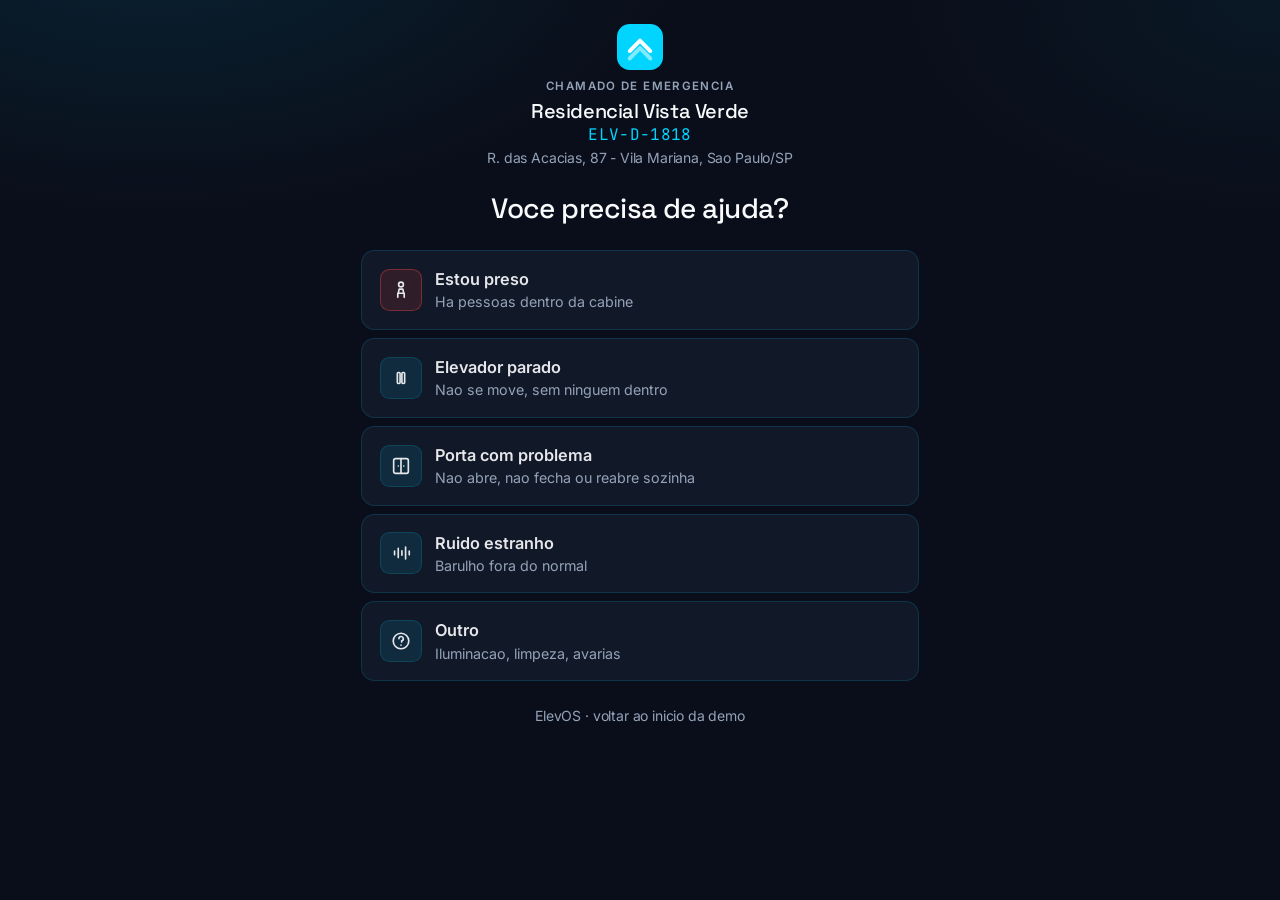
<file: sos.html>
<!DOCTYPE html>
<html lang="pt-BR" data-bs-theme="dark">
<head>
  <meta charset="UTF-8">
  <meta name="viewport" content="width=device-width, initial-scale=1">
  <title>SOS — ElevOS</title>
  <link rel="preconnect" href="https://fonts.googleapis.com">
  <link rel="preconnect" href="https://fonts.gstatic.com" crossorigin>
  <link href="https://fonts.googleapis.com/css2?family=Space+Grotesk:wght@500;600;700&family=Inter:wght@400;500;600&family=JetBrains+Mono:wght@400;600;700&display=swap" rel="stylesheet">
  <link href="https://cdn.jsdelivr.net/npm/bootstrap@5.3.3/dist/css/bootstrap.min.css" rel="stylesheet">
  <link href="css/elevos.css" rel="stylesheet">
</head>
<body>

<main class="container py-4">
  <div class="col-12 col-md-6 mx-auto" id="tela"></div>
</main>

<script src="https://cdn.jsdelivr.net/npm/bootstrap@5.3.3/dist/js/bootstrap.bundle.min.js"></script>
<script src="js/regras.js"></script>
<script src="js/seed.js"></script>
<script src="js/store.js"></script>
<script src="js/ui.js"></script>
<script>
Store.init();

const codigo = param("codigo") || "ELV-D-1818";
const elevador = Store.elevadorPorCodigo(codigo);
let tipoEscolhido = null;

const OPCOES = [
  { tipo: "preso", rotulo: "Estou preso", ajuda: "Ha pessoas dentro da cabine", critico: true },
  { tipo: "parado", rotulo: "Elevador parado", ajuda: "Nao se move, sem ninguem dentro" },
  { tipo: "porta", rotulo: "Porta com problema", ajuda: "Nao abre, nao fecha ou reabre sozinha" },
  { tipo: "ruido", rotulo: "Ruido estranho", ajuda: "Barulho fora do normal" },
  { tipo: "outro", rotulo: "Outro", ajuda: "Iluminacao, limpeza, avarias" },
];

if (!elevador) {
  $("#tela").innerHTML = `<div class="painel p-4 text-center">
    ${logoElevos(44)}
    <h1 class="h5 mt-3 mb-2">QR nao reconhecido</h1>
    <p class="texto-fraco small mb-3">O codigo <code>${esc(codigo)}</code> nao consta na base.</p>
    <a class="btn btn-primary btn-sm" href="sos.html?codigo=ELV-D-1818">Usar o elevador de demonstracao</a>
  </div>`;
} else {
  telaFormulario();
}

/* -------------------------------------------------- formulario ---------- */
function telaFormulario() {
  $("#tela").innerHTML = `
  <div class="text-center mb-4">
    ${logoElevos(46)}
    <p class="rotulo-secao mt-2 mb-1">Chamado de emergencia</p>
    <h1 class="h5 mb-0">${esc(elevador.predio)}</h1>
    <p class="codigo-elevador mb-0">${esc(elevador.codigo)}</p>
    <p class="texto-fraco small mb-0">${esc(elevador.endereco)}</p>
  </div>

  <h2 class="h3 text-center mb-4">Voce precisa de ajuda?</h2>

  <div class="d-grid gap-2 mb-4" id="opcoes">
    ${OPCOES.map((o) => `
      <button type="button" class="btn-sos ${o.critico ? "critico" : ""}" data-tipo="${o.tipo}">
        <span class="icone">${iconeTipo(o.tipo)}</span>
        <span>
          <span class="d-block">${o.rotulo}</span>
          <span class="d-block small fw-normal texto-fraco">${o.ajuda}</span>
        </span>
      </button>`).join("")}
  </div>

  <div id="extras" class="d-none">
    <div class="mb-3" id="campoPresas">
      <label class="form-label small" for="presas">Quantas pessoas estao na cabine?</label>
      <input type="number" class="form-control form-control-lg" id="presas" min="1" max="20" value="1">
    </div>
    <div class="mb-3">
      <label class="form-label small" for="descricao">O que esta acontecendo? <span class="texto-fraco">(opcional)</span></label>
      <textarea class="form-control" id="descricao" rows="3" placeholder="Ex.: o elevador parou entre o 4o e o 5o andar"></textarea>
    </div>
    <div class="mb-4">
      <label class="form-label small" for="telefone">Seu telefone <span class="texto-fraco">(opcional)</span></label>
      <input type="tel" class="form-control form-control-lg" id="telefone" placeholder="(11) 90000-0000">
    </div>
    <div class="d-grid">
      <button class="btn btn-primary btn-lg" id="btnEnviar">Pedir socorro agora</button>
    </div>
    <p class="text-center texto-fraco small mt-3 mb-0">
      Seu chamado e classificado automaticamente e entra na fila da central.
    </p>
  </div>

  <p class="text-center small mt-4 mb-0"><a href="index.html" class="text-decoration-none texto-fraco">ElevOS &middot; voltar ao inicio da demo</a></p>`;

  $$("#opcoes .btn-sos").forEach((btn) => {
    btn.addEventListener("click", () => {
      tipoEscolhido = btn.dataset.tipo;
      $$("#opcoes .btn-sos").forEach((b) => b.classList.toggle("selecionado", b === btn));
      $("#extras").classList.remove("d-none");
      $("#campoPresas").classList.toggle("d-none", tipoEscolhido !== "preso");
      $("#btnEnviar").scrollIntoView({ behavior: "smooth", block: "center" });
    });
  });

  $("#btnEnviar").addEventListener("click", enviar);
}

/* ------------------------------------------------------ envio ----------- */
function enviar() {
  if (!tipoEscolhido) return;
  const nova = Store.criarOcorrencia({
    elevadorId: elevador.id,
    tipo: tipoEscolhido,
    origem: "qr",
    descricao: $("#descricao").value.trim(),
    pessoasPresas: tipoEscolhido === "preso" ? Number($("#presas").value || 1) : 0,
    telefoneContato: $("#telefone").value.trim() || null,
  });
  telaConfirmacao(nova);
}

/* ------------------------------------------------ confirmacao ----------- */
function telaConfirmacao(oc) {
  const info = PRIORIDADES[oc.prioridade];

  $("#tela").innerHTML = `
  <div class="text-center mb-4">
    ${logoElevos(46)}
    <p class="rotulo-secao mt-2 mb-0">Chamado registrado</p>
  </div>

  <div class="painel p-4 text-center mb-3">
    <div class="mb-3">
      <svg width="56" height="56" viewBox="0 0 24 24" fill="none" stroke="var(--elevos-verde)" stroke-width="1.7" stroke-linecap="round" stroke-linejoin="round">
        <circle cx="12" cy="12" r="9.2"/><path d="M8 12.3l2.7 2.7L16.2 9.5"/>
      </svg>
    </div>
    <h1 class="h4 mb-1">Ajuda a caminho</h1>
    <p class="texto-fraco small mb-3">A central de operacao ja recebeu seu chamado.</p>

    <div class="d-flex justify-content-center gap-2 mb-3 flex-wrap">
      ${badgePrioridade(oc.prioridade)}
      <span class="pill-info">SLA ${formatarDuracao(info.slaMinutos)}</span>
    </div>

    <div class="row g-3 text-start small">
      <div class="col-6"><span class="texto-fraco d-block">Chamado</span><span class="fonte-mono fw-bold">#${oc.id}</span></div>
      <div class="col-6"><span class="texto-fraco d-block">Equipamento</span><span class="codigo-elevador fw-bold">${esc(elevador.codigo)}</span></div>
      <div class="col-12"><span class="texto-fraco d-block">Local</span>${esc(elevador.predio)}</div>
      <div class="col-12"><span class="texto-fraco d-block">Prazo maximo de atendimento</span>${prazoTexto(info.slaMinutos)}</div>
    </div>
  </div>

  <div class="painel p-3 mb-4">
    <p class="rotulo-secao mb-2">Como a prioridade foi definida</p>
    <p class="small mb-0">${esc(oc.motivoPrioridade)}</p>
  </div>

  <div class="d-grid gap-2">
    <a class="btn btn-primary" href="ocorrencias.html">Ver o chamado na fila da central</a>
    <a class="btn btn-suave" href="sos.html?codigo=${esc(elevador.codigo)}">Abrir outro chamado</a>
  </div>

  <p class="text-center texto-fraco small mt-3 mb-0">Mantenha a calma e nao tente forcar as portas.</p>`;
}

const prazoTexto = (minutos) => {
  const limite = new Date(Date.now() + minutos * 60000);
  return `${formatarDuracao(minutos)} (ate ${limite.toLocaleTimeString("pt-BR", { hour: "2-digit", minute: "2-digit" })})`;
};
</script>
</body>
</html>
</file>
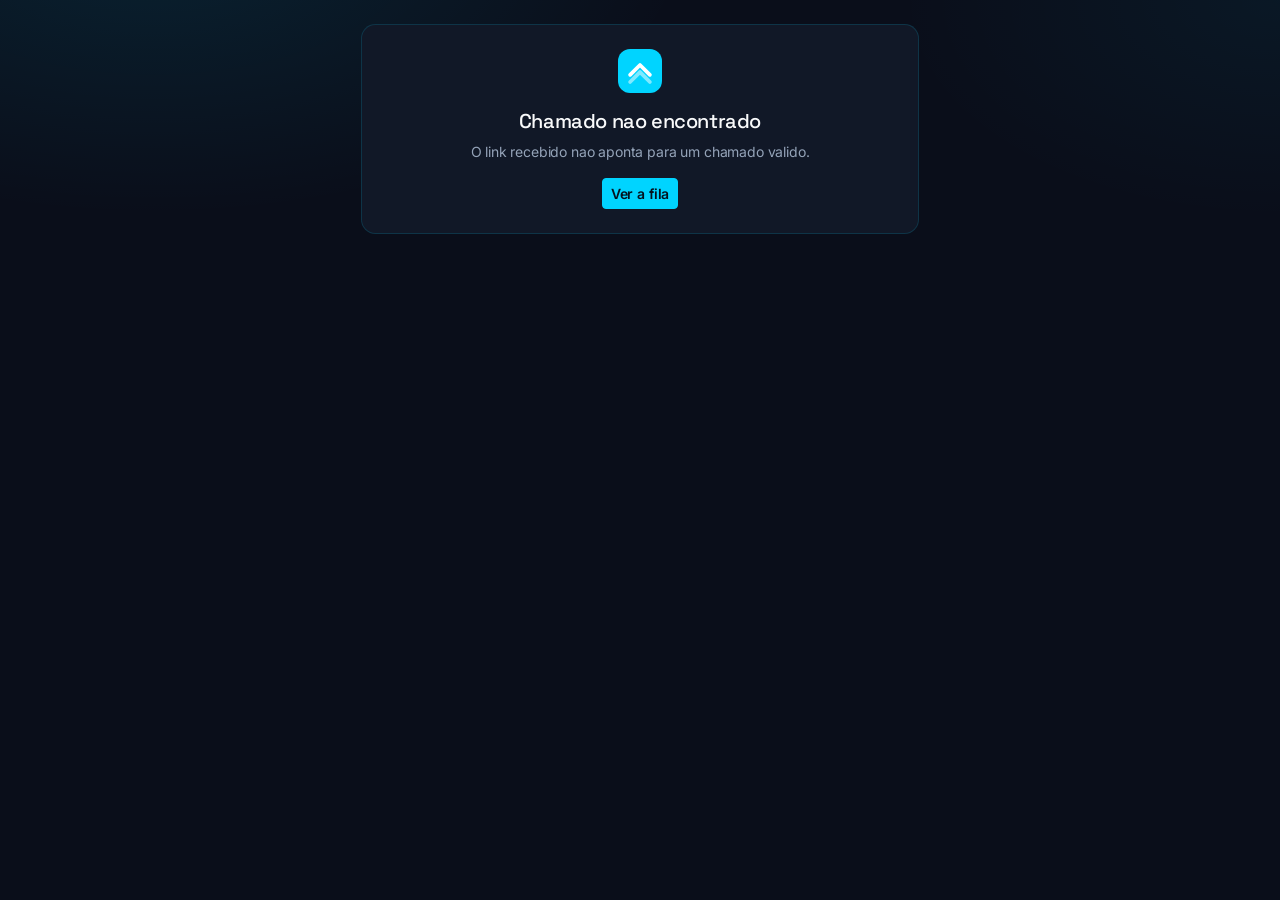
<file: tecnico.html>
<!DOCTYPE html>
<html lang="pt-BR" data-bs-theme="dark">
<head>
  <meta charset="UTF-8">
  <meta name="viewport" content="width=device-width, initial-scale=1">
  <title>Atendimento — ElevOS</title>
  <link rel="preconnect" href="https://fonts.googleapis.com">
  <link rel="preconnect" href="https://fonts.gstatic.com" crossorigin>
  <link href="https://fonts.googleapis.com/css2?family=Space+Grotesk:wght@500;600;700&family=Inter:wght@400;500;600&family=JetBrains+Mono:wght@400;600;700&display=swap" rel="stylesheet">
  <link href="https://cdn.jsdelivr.net/npm/bootstrap@5.3.3/dist/css/bootstrap.min.css" rel="stylesheet">
  <link href="css/elevos.css" rel="stylesheet">
</head>
<body>

<main class="container py-4">
  <div class="col-12 col-md-6 mx-auto" id="tela"></div>
</main>

<script src="https://cdn.jsdelivr.net/npm/bootstrap@5.3.3/dist/js/bootstrap.bundle.min.js"></script>
<script src="js/regras.js"></script>
<script src="js/seed.js"></script>
<script src="js/store.js"></script>
<script src="js/ui.js"></script>
<script>
Store.init();

const idOcorrencia = Number(param("id"));

if (!Store.ocorrencia(idOcorrencia)) {
  $("#tela").innerHTML = `<div class="painel p-4 text-center">
    ${logoElevos(44)}
    <h1 class="h5 mt-3 mb-2">Chamado nao encontrado</h1>
    <p class="texto-fraco small mb-3">O link recebido nao aponta para um chamado valido.</p>
    <a class="btn btn-primary btn-sm" href="ocorrencias.html">Ver a fila</a>
  </div>`;
} else {
  render();
  setInterval(() => {
    const el = document.getElementById("slaTec");
    if (!el) return;
    const sla = estadoSla(Store.ocorrencia(idOcorrencia));
    el.textContent = sla.texto;
    el.className = `sla ${sla.classe}`;
  }, 1000);
}

function render() {
  const oc = Store.ocorrencia(idOcorrencia);
  const elev = Store.elevador(oc.elevadorId);
  const tec = oc.tecnicoId ? Store.tecnico(oc.tecnicoId) : null;
  const historico = Store.historicoDoElevador(elev.id, oc.id);
  const risco = calcularRiskScore(elev, Store.historicoDoElevador(elev.id));
  const sla = estadoSla(oc);

  const listaHistorico = historico.length
    ? historico.slice(0, 4).map((h) => `<div class="d-flex align-items-center gap-2 py-2 border-bottom" style="border-color:var(--elevos-border)!important">
        ${badgePrioridade(h.prioridade)}
        <span class="small">${esc(rotuloTipo(h.tipo))}</span>
        <span class="small texto-fraco ms-auto">${fmtData(h.criadoEm)}</span>
      </div>`).join("")
    : `<p class="small texto-fraco mb-0">Primeiro chamado deste equipamento.</p>`;

  const acoes = oc.status === "resolvida"
    ? `<div class="painel p-4 text-center">
         <svg width="48" height="48" viewBox="0 0 24 24" fill="none" stroke="var(--elevos-verde)" stroke-width="1.7" stroke-linecap="round" stroke-linejoin="round">
           <circle cx="12" cy="12" r="9.2"/><path d="M8 12.3l2.7 2.7L16.2 9.5"/>
         </svg>
         <h2 class="h6 mt-3 mb-1">Atendimento encerrado</h2>
         <p class="texto-fraco small mb-2">Resolvido em ${formatarDuracao(sla.minutos)} &middot; ${sla.cumprido ? "dentro do SLA" : "fora do SLA"}</p>
         <p class="small mb-3">${esc(oc.laudo || "")}</p>
         <a class="btn btn-suave btn-sm" href="ocorrencias.html">Voltar para a fila</a>
       </div>`
    : `<div class="painel p-3 p-md-4">
         <p class="rotulo-secao mb-3">Registro do atendimento</p>
         <div class="d-grid gap-2 mb-3">
           <button class="btn ${oc.chegadaEm ? "btn-suave" : "btn-primary"} btn-lg" id="btnCheguei" ${oc.chegadaEm ? "disabled" : ""}>
             ${oc.chegadaEm ? `Chegada registrada as ${fmtHora(oc.chegadaEm)}` : "Cheguei ao local"}
           </button>
         </div>
         <label class="form-label small" for="laudo">Laudo tecnico</label>
         <textarea class="form-control mb-3" id="laudo" rows="4" placeholder="O que foi encontrado e o que foi feito"></textarea>
         <div class="d-grid">
           <button class="btn btn-primary btn-lg" id="btnResolvido">Resolvido</button>
         </div>
       </div>`;

  $("#tela").innerHTML = `
  <div class="d-flex align-items-center gap-2 mb-3">
    ${logoElevos(34)}
    <div>
      <p class="rotulo-secao mb-0">Ordem de servico</p>
      <span class="fonte-mono fw-bold">#${oc.id}</span>
    </div>
    <span class="sla ${sla.classe} ms-auto" id="slaTec">${sla.texto}</span>
  </div>

  <div class="painel p-3 p-md-4 mb-3 faixa-prio ${(PRIORIDADES[oc.prioridade] || PRIORIDADES.P4).classe}">
    <div class="d-flex flex-wrap align-items-center gap-2 mb-2">
      ${badgePrioridade(oc.prioridade)}
      ${badgeStatus(oc.status)}
      <span class="pill-info">SLA ${formatarDuracao(oc.slaMinutos)}</span>
    </div>
    <h1 class="h5 mb-1">${esc(rotuloTipo(oc.tipo))}</h1>
    <p class="codigo-elevador fw-bold mb-1">${esc(elev.codigo)}</p>
    <p class="small mb-2">${esc(elev.predio)}<br><span class="texto-fraco">${esc(elev.endereco)}</span></p>
    ${oc.pessoasPresas > 0 ? `<p class="mb-2"><span class="pill-info" style="color:#FCA5A5;border-color:rgba(239,68,68,.4)">${oc.pessoasPresas} pessoa(s) presa(s) na cabine</span></p>` : ""}
    <p class="small mb-0"><span class="texto-fraco d-block">Relato</span>${esc(oc.descricao) || "—"}</p>
    ${oc.telefoneContato ? `<p class="small mb-0 mt-2"><span class="texto-fraco d-block">Contato no local</span>${esc(oc.telefoneContato)}</p>` : ""}
    ${tec ? `<p class="small mb-0 mt-2"><span class="texto-fraco d-block">Tecnico designado</span>${esc(tec.nome)} &middot; ${esc(tec.especialidade)}</p>` : ""}
  </div>

  <div class="painel p-3 p-md-4 mb-3">
    <p class="rotulo-secao mb-2">Por que e ${oc.prioridade}</p>
    <p class="small mb-0">${esc(oc.motivoPrioridade)}</p>
  </div>

  <div class="painel p-3 p-md-4 mb-3">
    <p class="rotulo-secao mb-3">Kit sugerido</p>
    <div id="kit">
      ${kitSugerido(oc.tipo).map((k, i) => `
        <div class="form-check mb-2">
          <input class="form-check-input" type="checkbox" id="kit${i}">
          <label class="form-check-label small" for="kit${i}">${esc(k)}</label>
        </div>`).join("")}
    </div>
  </div>

  <div class="painel p-3 p-md-4 mb-3">
    <div class="d-flex align-items-center gap-3 mb-3">
      <div class="anel-risco" style="--pct:${risco.score};--cor:${risco.cor}"><span>${risco.score}</span></div>
      <div class="small">
        <div class="fw-semibold" style="color:${risco.cor}">Equipamento ${risco.rotuloFaixa.toLowerCase()}</div>
        <div class="texto-fraco">${risco.qtdOcorrencias} ocorrencia(s) em 90 dias</div>
        <div class="texto-fraco">Preventiva ha ${risco.diasManutencao} dias</div>
      </div>
    </div>
    <p class="rotulo-secao mb-2">Historico recente</p>
    ${listaHistorico}
  </div>

  ${acoes}

  <p class="text-center small mt-3 mb-0"><a href="index.html" class="text-decoration-none texto-fraco">ElevOS &middot; inicio da demo</a></p>`;

  const btnCheguei = $("#btnCheguei");
  if (btnCheguei) btnCheguei.addEventListener("click", () => { Store.registrarChegada(idOcorrencia); render(); });

  const btnResolvido = $("#btnResolvido");
  if (btnResolvido) btnResolvido.addEventListener("click", () => {
    const laudo = $("#laudo").value.trim();
    Store.resolver(idOcorrencia, laudo || "Atendimento concluido em campo.");
    render();
  });
}
</script>
</body>
</html>
</file>
<file: css/elevos.css>
/* ==========================================================================
   ElevOS — identidade visual sobre o Bootstrap 5.3 (data-bs-theme="dark")
   Sobrescreve as variaveis CSS do Bootstrap com a paleta da marca.
   ========================================================================== */

:root,
[data-bs-theme="dark"] {
  /* --- paleta da marca --- */
  --elevos-bg: #0A0E1A;
  --elevos-surface: #111827;
  --elevos-surface-2: #161F33;
  --elevos-border: rgba(0, 212, 255, .15);
  --elevos-border-forte: rgba(0, 212, 255, .35);
  --elevos-accent: #00D4FF;
  --elevos-verde: #22C55E;
  --elevos-amarelo: #EAB308;
  --elevos-vermelho: #EF4444;
  --elevos-cinza: #6B7280;
  --elevos-texto: #E5E7EB;
  --elevos-texto-fraco: #94A3B8;

  /* --- Bootstrap --- */
  --bs-body-bg: var(--elevos-bg);
  --bs-body-color: var(--elevos-texto);
  --bs-emphasis-color: #F9FAFB;
  --bs-secondary-color: var(--elevos-texto-fraco);
  --bs-tertiary-bg: var(--elevos-surface-2);
  --bs-border-color: var(--elevos-border);
  --bs-border-color-translucent: var(--elevos-border);
  --bs-primary: #00D4FF;
  --bs-primary-rgb: 0, 212, 255;
  --bs-link-color: var(--elevos-accent);
  --bs-link-color-rgb: 0, 212, 255;
  --bs-link-hover-color: #7BE7FF;
  --bs-body-font-family: "Inter", system-ui, -apple-system, sans-serif;
  --bs-font-monospace: "JetBrains Mono", ui-monospace, monospace;
  --bs-heading-color: #F9FAFB;
}

body {
  background-color: var(--elevos-bg);
  background-image:
    radial-gradient(900px 480px at 12% -8%, rgba(0, 212, 255, .10), transparent 60%),
    radial-gradient(700px 400px at 100% 0%, rgba(0, 212, 255, .05), transparent 55%);
  background-attachment: fixed;
  min-height: 100vh;
  letter-spacing: -.01em;
}

h1, h2, h3, h4, h5, h6, .fonte-titulo {
  font-family: "Space Grotesk", "Inter", sans-serif;
  font-weight: 600;
  letter-spacing: -.02em;
}

.mono, code, .fonte-mono { font-family: var(--bs-font-monospace); }

.codigo-elevador {
  font-family: var(--bs-font-monospace);
  letter-spacing: .02em;
  color: var(--elevos-accent);
}

/* ---------- navbar ---------- */
.navbar-elevos {
  background: rgba(10, 14, 26, .82);
  backdrop-filter: blur(12px);
  border-bottom: 1px solid var(--elevos-border);
}
.navbar-elevos .nav-link {
  color: var(--elevos-texto-fraco);
  font-size: .92rem;
  font-weight: 500;
  border-radius: .5rem;
  padding: .35rem .75rem;
}
.navbar-elevos .nav-link:hover { color: var(--elevos-texto); background: rgba(255, 255, 255, .04); }
.navbar-elevos .nav-link.ativo {
  color: var(--elevos-accent);
  background: rgba(0, 212, 255, .10);
}
.marca-elevos {
  font-family: "Space Grotesk", sans-serif;
  font-weight: 700;
  letter-spacing: -.03em;
  color: #F9FAFB;
  text-decoration: none;
  font-size: 1.15rem;
}
.marca-os { color: var(--elevos-accent); }

/* ---------- cards ---------- */
.card {
  --bs-card-bg: var(--elevos-surface);
  --bs-card-border-color: var(--elevos-border);
  --bs-card-border-radius: .9rem;
  --bs-card-inner-border-radius: .85rem;
  box-shadow: 0 1px 0 rgba(255, 255, 255, .03) inset;
}
.card-clicavel { transition: border-color .15s ease, transform .15s ease, box-shadow .15s ease; }
.card-clicavel:hover {
  border-color: var(--elevos-border-forte);
  transform: translateY(-2px);
  box-shadow: 0 12px 28px -18px rgba(0, 212, 255, .55);
}

.painel {
  background: var(--elevos-surface);
  border: 1px solid var(--elevos-border);
  border-radius: .9rem;
}

/* ---------- badges de prioridade ---------- */
.badge-prio {
  font-family: var(--bs-font-monospace);
  font-size: .72rem;
  font-weight: 700;
  letter-spacing: .04em;
  padding: .32rem .6rem;
  border-radius: .45rem;
  border: 1px solid transparent;
  white-space: nowrap;
  display: inline-block;
}
.badge-prio.p1 { background: rgba(239, 68, 68, .16); color: #FCA5A5; border-color: rgba(239, 68, 68, .45); }
.badge-prio.p2 { background: rgba(234, 179, 8, .14); color: #FDE047; border-color: rgba(234, 179, 8, .40); }
.badge-prio.p3 { background: rgba(34, 197, 94, .13); color: #86EFAC; border-color: rgba(34, 197, 94, .35); }
.badge-prio.p4 { background: rgba(107, 114, 128, .18); color: #CBD5E1; border-color: rgba(107, 114, 128, .45); }

.badge-status {
  font-size: .72rem;
  font-weight: 600;
  padding: .3rem .55rem;
  border-radius: .45rem;
  border: 1px solid var(--elevos-border);
  background: rgba(255, 255, 255, .04);
  color: var(--elevos-texto-fraco);
  white-space: nowrap;
  display: inline-block;
}
.badge-status.aberta { color: #FCA5A5; border-color: rgba(239, 68, 68, .35); background: rgba(239, 68, 68, .10); }
.badge-status.despachada { color: #7DD3FC; border-color: rgba(0, 212, 255, .35); background: rgba(0, 212, 255, .10); }
.badge-status.em_atendimento { color: #FDE047; border-color: rgba(234, 179, 8, .35); background: rgba(234, 179, 8, .10); }
.badge-status.resolvida { color: #86EFAC; border-color: rgba(34, 197, 94, .30); background: rgba(34, 197, 94, .10); }

/* ---------- cronometro de SLA ---------- */
.sla {
  font-family: var(--bs-font-monospace);
  font-size: .8rem;
  font-weight: 600;
  padding: .3rem .55rem;
  border-radius: .45rem;
  border: 1px solid var(--elevos-border);
  white-space: nowrap;
  font-variant-numeric: tabular-nums;
  display: inline-block;
}
.sla.ok { color: #86EFAC; border-color: rgba(34, 197, 94, .30); background: rgba(34, 197, 94, .08); }
.sla.atencao { color: #FDE047; border-color: rgba(234, 179, 8, .35); background: rgba(234, 179, 8, .10); }
.sla.estourado {
  color: #FCA5A5;
  border-color: rgba(239, 68, 68, .45);
  background: rgba(239, 68, 68, .12);
  animation: pulsa 1.6s ease-in-out infinite;
}
.sla.encerrado { color: var(--elevos-texto-fraco); }
@keyframes pulsa { 0%, 100% { opacity: 1; } 50% { opacity: .55; } }

/* ---------- faixa lateral de prioridade nos cards da fila ---------- */
.faixa-prio { border-left: 3px solid var(--elevos-cinza); }
.faixa-prio.p1 { border-left-color: var(--elevos-vermelho); }
.faixa-prio.p2 { border-left-color: var(--elevos-amarelo); }
.faixa-prio.p3 { border-left-color: var(--elevos-verde); }
.faixa-prio.p4 { border-left-color: var(--elevos-cinza); }

/* ---------- botoes ---------- */
.btn-primary {
  --bs-btn-bg: var(--elevos-accent);
  --bs-btn-border-color: var(--elevos-accent);
  --bs-btn-color: #04121F;
  --bs-btn-hover-bg: #4FE1FF;
  --bs-btn-hover-border-color: #4FE1FF;
  --bs-btn-hover-color: #04121F;
  --bs-btn-active-bg: #00B8DE;
  --bs-btn-active-border-color: #00B8DE;
  --bs-btn-active-color: #04121F;
  --bs-btn-disabled-bg: rgba(0, 212, 255, .35);
  --bs-btn-disabled-border-color: transparent;
  --bs-btn-disabled-color: rgba(4, 18, 31, .6);
  font-weight: 600;
}
.btn-outline-primary {
  --bs-btn-color: var(--elevos-accent);
  --bs-btn-border-color: var(--elevos-border-forte);
  --bs-btn-hover-bg: rgba(0, 212, 255, .12);
  --bs-btn-hover-border-color: var(--elevos-accent);
  --bs-btn-hover-color: var(--elevos-accent);
  --bs-btn-active-bg: rgba(0, 212, 255, .2);
  --bs-btn-active-color: var(--elevos-accent);
  --bs-btn-active-border-color: var(--elevos-accent);
  font-weight: 600;
}
.btn-suave {
  background: rgba(255, 255, 255, .05);
  border: 1px solid var(--elevos-border);
  color: var(--elevos-texto);
  font-weight: 500;
}
.btn-suave:hover { background: rgba(255, 255, 255, .09); color: #fff; border-color: var(--elevos-border-forte); }

/* ---------- formularios ---------- */
.form-control, .form-select {
  background-color: var(--elevos-surface-2);
  border-color: var(--elevos-border);
  color: var(--elevos-texto);
}
.form-control:focus, .form-select:focus {
  background-color: var(--elevos-surface-2);
  border-color: var(--elevos-accent);
  color: var(--elevos-texto);
  box-shadow: 0 0 0 .2rem rgba(0, 212, 255, .18);
}
.form-control::placeholder { color: #64748B; }

/* ---------- rotulo de secao ---------- */
.rotulo-secao {
  font-size: .72rem;
  font-weight: 600;
  letter-spacing: .12em;
  text-transform: uppercase;
  color: var(--elevos-texto-fraco);
}

/* ---------- KPI ---------- */
.kpi-valor {
  font-family: "Space Grotesk", sans-serif;
  font-size: 2.1rem;
  font-weight: 700;
  letter-spacing: -.03em;
  line-height: 1.1;
  color: #F9FAFB;
}

/* ---------- grafico de barras em CSS puro ---------- */
.grafico-barras { display: flex; align-items: flex-end; gap: .5rem; height: 170px; }
.grafico-barras .coluna { flex: 1 1 0; display: flex; flex-direction: column; justify-content: flex-end; height: 100%; }
.grafico-barras .barra {
  background: linear-gradient(180deg, var(--elevos-accent), rgba(0, 212, 255, .28));
  border-radius: .35rem .35rem 0 0;
  min-height: 4px;
  transition: height .5s cubic-bezier(.2, .7, .3, 1);
}
.grafico-barras .valor {
  font-family: var(--bs-font-monospace);
  font-size: .7rem;
  color: var(--elevos-texto-fraco);
  text-align: center;
  margin-bottom: .25rem;
}
.grafico-legenda {
  display: flex; gap: .5rem;
  font-family: var(--bs-font-monospace);
  font-size: .65rem;
  color: var(--elevos-texto-fraco);
  margin-top: .4rem;
}
.grafico-legenda span { flex: 1 1 0; text-align: center; }

/* ---------- anel de risco ---------- */
.anel-risco {
  --pct: 0;
  --cor: var(--elevos-verde);
  width: 58px; height: 58px; flex: 0 0 58px;
  border-radius: 50%;
  background: conic-gradient(var(--cor) calc(var(--pct) * 1%), rgba(255, 255, 255, .07) 0);
  display: grid; place-items: center;
  position: relative;
}
.anel-risco::after {
  content: "";
  position: absolute; inset: 6px;
  border-radius: 50%;
  background: var(--elevos-surface);
}
.anel-risco > span {
  position: relative; z-index: 1;
  font-family: var(--bs-font-monospace);
  font-weight: 700; font-size: .95rem;
  color: var(--cor);
}

/* ---------- barra de fator (modal de decomposicao) ---------- */
.barra-fator { height: 8px; border-radius: 99px; background: rgba(255, 255, 255, .07); overflow: hidden; }
.barra-fator > div { height: 100%; border-radius: 99px; transition: width .5s ease; }

/* ---------- SOS (mobile-first) ---------- */
.btn-sos {
  width: 100%;
  text-align: left;
  padding: 1rem 1.1rem;
  border-radius: .85rem;
  border: 1px solid var(--elevos-border);
  background: var(--elevos-surface);
  color: var(--elevos-texto);
  font-weight: 600;
  font-size: 1.02rem;
  display: flex; align-items: center; gap: .85rem;
  transition: border-color .15s, background .15s, transform .1s;
}
.btn-sos:hover { border-color: var(--elevos-border-forte); background: var(--elevos-surface-2); }
.btn-sos:active { transform: scale(.99); }
.btn-sos.selecionado {
  border-color: var(--elevos-accent);
  background: rgba(0, 212, 255, .10);
  box-shadow: 0 0 0 1px var(--elevos-accent) inset;
}
.btn-sos .icone {
  width: 42px; height: 42px; flex: 0 0 42px;
  border-radius: .6rem;
  display: grid; place-items: center;
  background: rgba(0, 212, 255, .10);
  border: 1px solid var(--elevos-border);
}
.btn-sos.critico .icone { background: rgba(239, 68, 68, .14); border-color: rgba(239, 68, 68, .4); }

/* ---------- modal ---------- */
.modal-content {
  background: var(--elevos-surface);
  border: 1px solid var(--elevos-border);
  border-radius: 1rem;
}
.modal-header, .modal-footer { border-color: var(--elevos-border); }

/* ---------- diversos ---------- */
.divisor { height: 1px; background: var(--elevos-border); border: 0; opacity: 1; }
.texto-fraco { color: var(--elevos-texto-fraco); }
.pill-info {
  font-size: .75rem;
  padding: .25rem .6rem;
  border-radius: 99px;
  border: 1px solid var(--elevos-border);
  background: rgba(255, 255, 255, .03);
  color: var(--elevos-texto-fraco);
}
.aviso-armazenamento {
  background: rgba(234, 179, 8, .12);
  border: 1px solid rgba(234, 179, 8, .4);
  color: #FDE047;
}
::selection { background: rgba(0, 212, 255, .3); }
</file>
